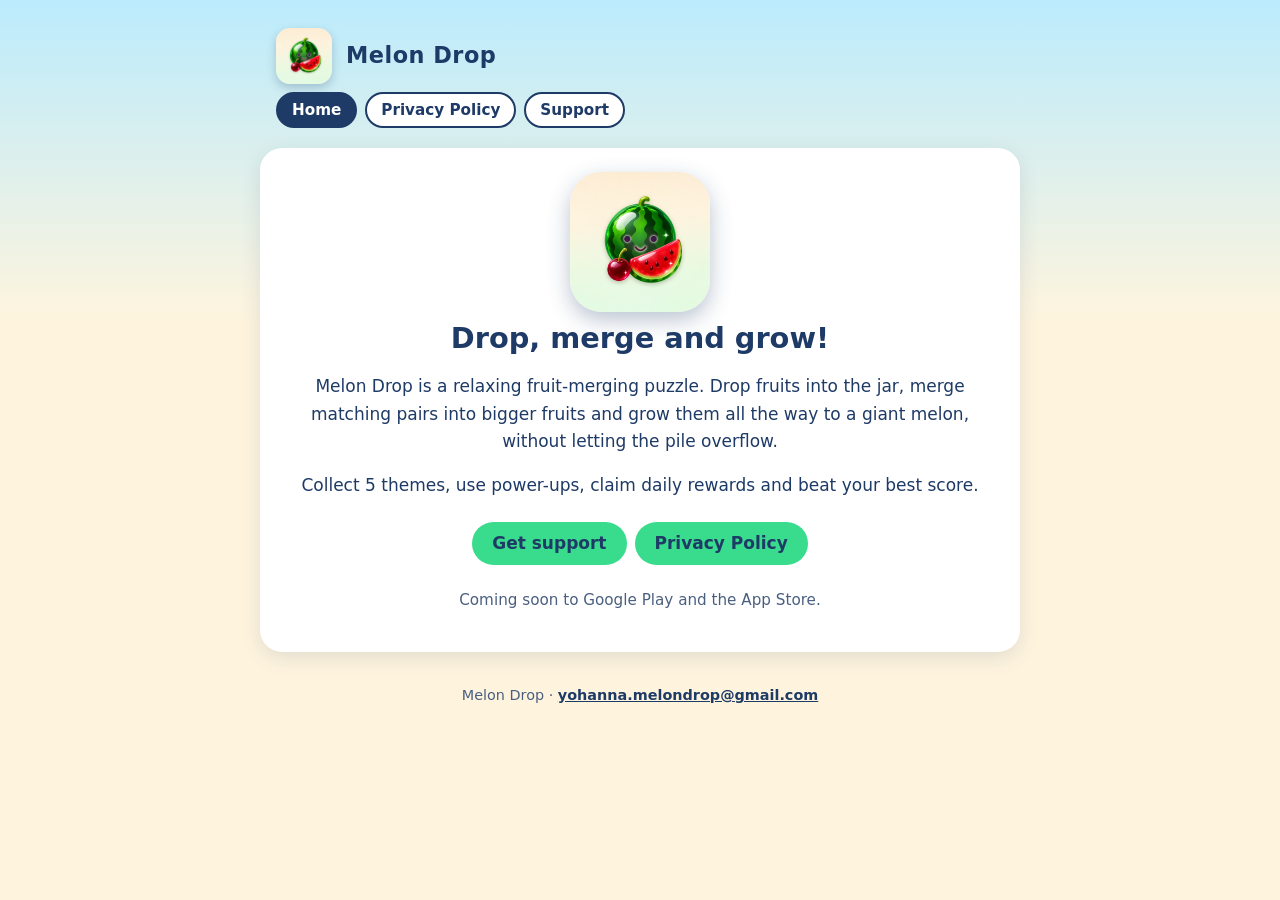
<file: index.html>
<!doctype html>
<html lang="en">
<head>
<meta charset="utf-8">
<meta name="viewport" content="width=device-width,initial-scale=1">
<title>Melon Drop</title>
<meta name="description" content="Melon Drop is a relaxing fruit-merging puzzle game. Drop fruits, merge matching pairs and grow them all the way to a giant melon.">
<link rel="icon" href="icon.png">
<link rel="stylesheet" href="style.css">
</head>
<body>
<header><img src="icon.png" alt=""><a href="./">Melon Drop</a></header>
<nav><a href="./" aria-current="page">Home</a><a href="privacy.html">Privacy Policy</a><a href="support.html">Support</a></nav>
<main class="hero">
<img src="icon.png" alt="Melon Drop app icon">
<h1>Drop, merge and grow!</h1>
<p>Melon Drop is a relaxing fruit-merging puzzle. Drop fruits into the jar, merge matching pairs into bigger fruits and grow them all the way to a giant melon, without letting the pile overflow.</p>
<p>Collect 5 themes, use power-ups, claim daily rewards and beat your best score.</p>
<p><a class="pill" href="support.html">Get support</a><a class="pill" href="privacy.html">Privacy Policy</a></p>
<p class="muted">Coming soon to Google Play and the App Store.</p>
</main>
<footer>Melon Drop &middot; <a href="mailto:yohanna.melondrop@gmail.com">yohanna.melondrop@gmail.com</a></footer>
</body>
</html>
</file>
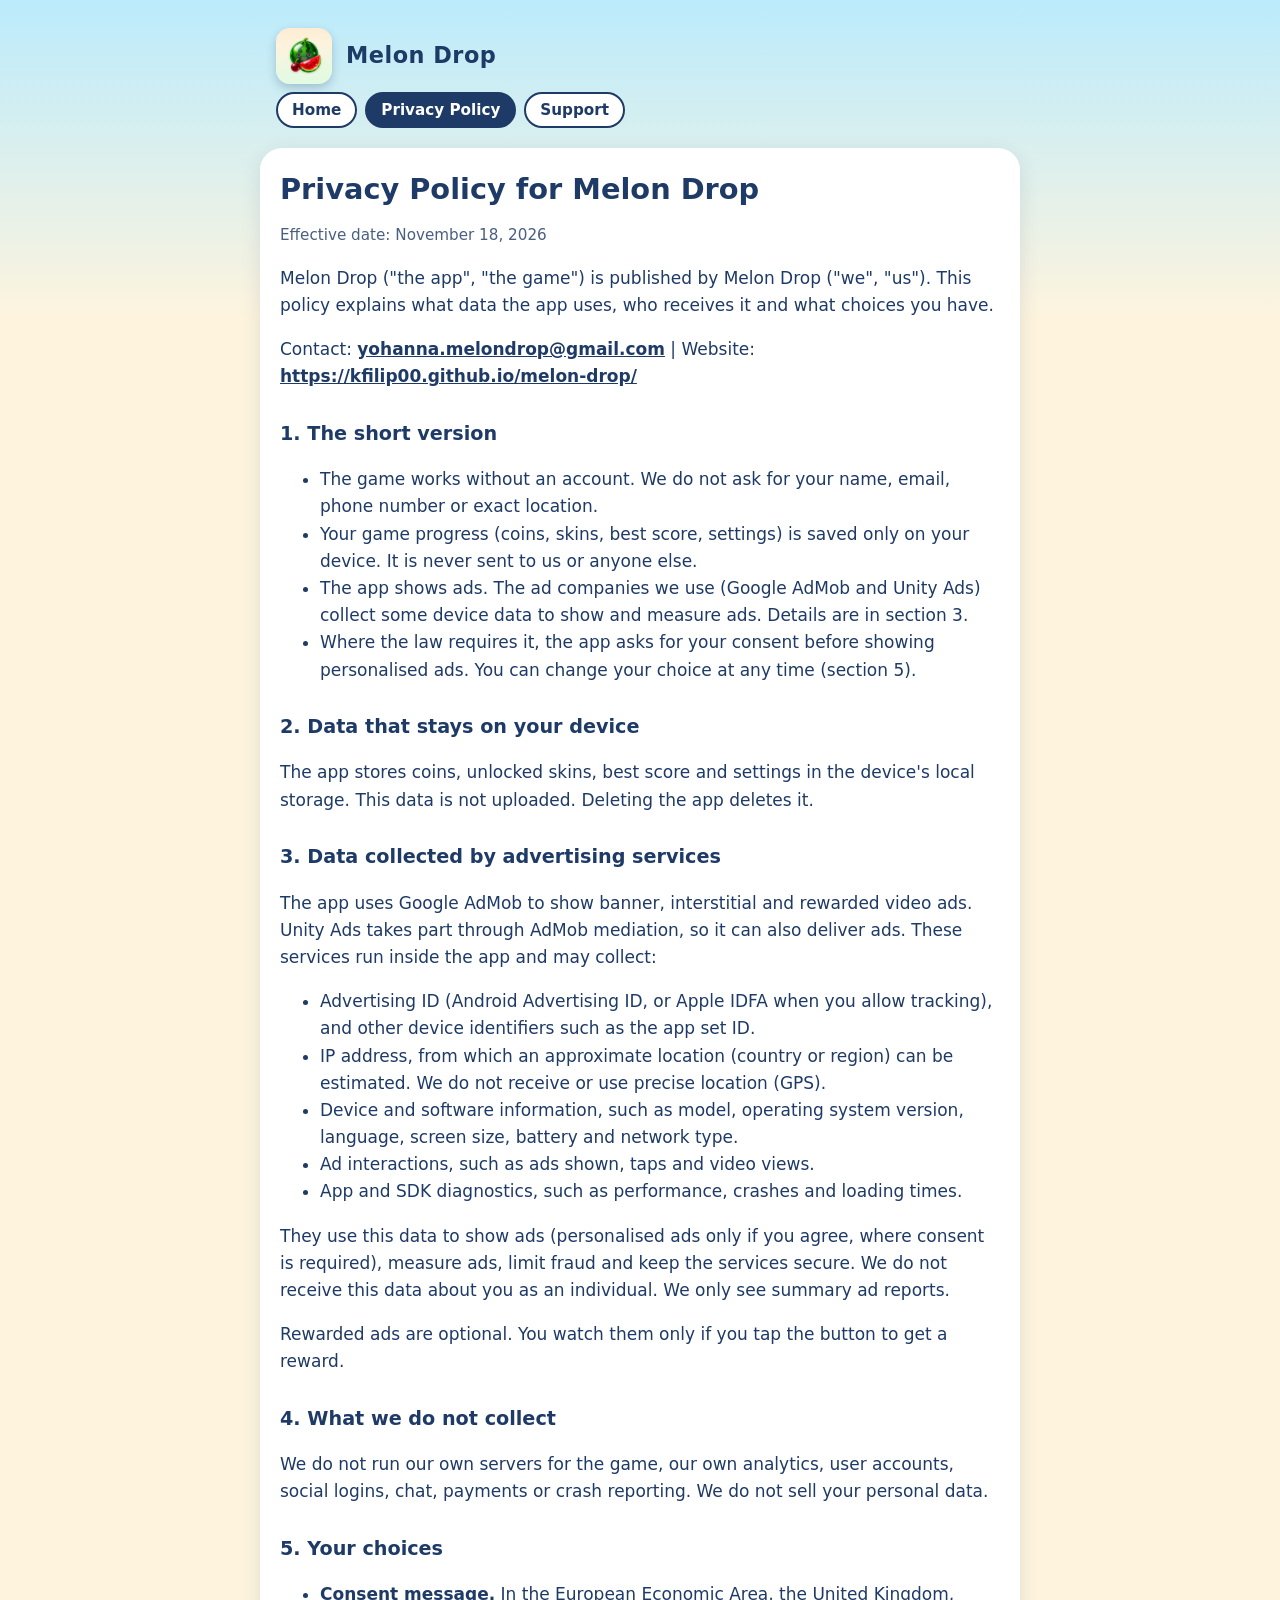
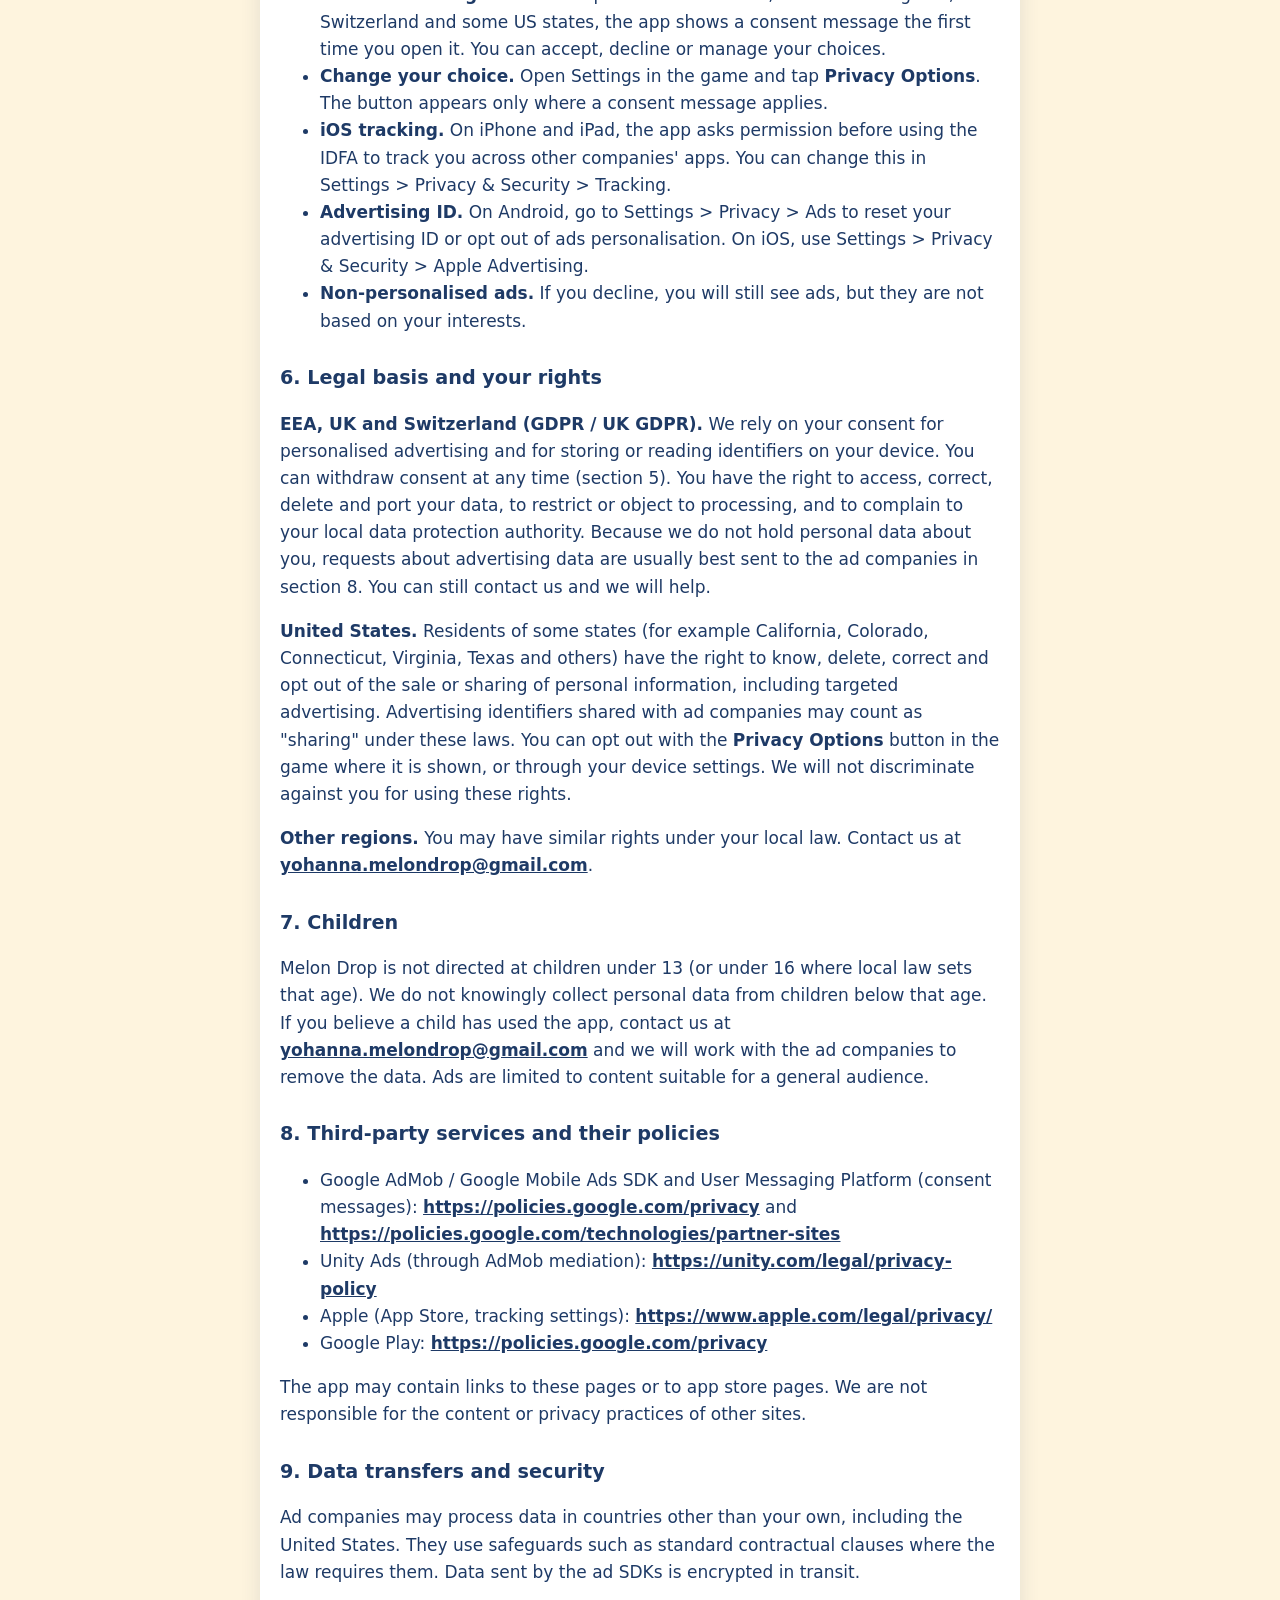
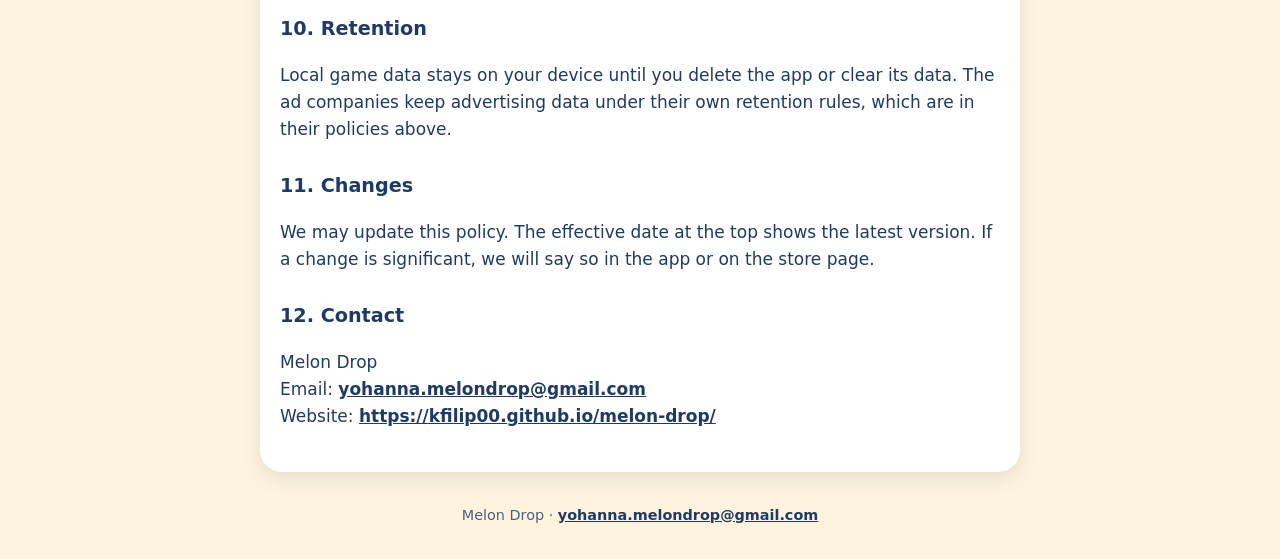
<file: privacy.html>
<!doctype html>
<html lang="en">
<head>
<meta charset="utf-8">
<meta name="viewport" content="width=device-width,initial-scale=1">
<title>Melon Drop Privacy Policy</title>
<link rel="icon" href="icon.png">
<link rel="stylesheet" href="style.css">
</head>
<body>
<header><img src="icon.png" alt=""><a href="./">Melon Drop</a></header>
<nav><a href="./">Home</a><a href="privacy.html" aria-current="page">Privacy Policy</a><a href="support.html">Support</a></nav>
<main>
<h1>Privacy Policy for Melon Drop</h1>
<p class="muted">Effective date: November 18, 2026</p>
<p>Melon Drop ("the app", "the game") is published by Melon Drop ("we", "us"). This policy explains what data the app uses, who receives it and what choices you have.</p>
<p>Contact: <a href="mailto:yohanna.melondrop@gmail.com">yohanna.melondrop@gmail.com</a> | Website: <a href="https://kfilip00.github.io/melon-drop/">https://kfilip00.github.io/melon-drop/</a></p>

<h2>1. The short version</h2>
<ul>
<li>The game works without an account. We do not ask for your name, email, phone number or exact location.</li>
<li>Your game progress (coins, skins, best score, settings) is saved only on your device. It is never sent to us or anyone else.</li>
<li>The app shows ads. The ad companies we use (Google AdMob and Unity Ads) collect some device data to show and measure ads. Details are in section 3.</li>
<li>Where the law requires it, the app asks for your consent before showing personalised ads. You can change your choice at any time (section 5).</li>
</ul>

<h2>2. Data that stays on your device</h2>
<p>The app stores coins, unlocked skins, best score and settings in the device's local storage. This data is not uploaded. Deleting the app deletes it.</p>

<h2>3. Data collected by advertising services</h2>
<p>The app uses Google AdMob to show banner, interstitial and rewarded video ads. Unity Ads takes part through AdMob mediation, so it can also deliver ads. These services run inside the app and may collect:</p>
<ul>
<li>Advertising ID (Android Advertising ID, or Apple IDFA when you allow tracking), and other device identifiers such as the app set ID.</li>
<li>IP address, from which an approximate location (country or region) can be estimated. We do not receive or use precise location (GPS).</li>
<li>Device and software information, such as model, operating system version, language, screen size, battery and network type.</li>
<li>Ad interactions, such as ads shown, taps and video views.</li>
<li>App and SDK diagnostics, such as performance, crashes and loading times.</li>
</ul>
<p>They use this data to show ads (personalised ads only if you agree, where consent is required), measure ads, limit fraud and keep the services secure. We do not receive this data about you as an individual. We only see summary ad reports.</p>
<p>Rewarded ads are optional. You watch them only if you tap the button to get a reward.</p>

<h2>4. What we do not collect</h2>
<p>We do not run our own servers for the game, our own analytics, user accounts, social logins, chat, payments or crash reporting. We do not sell your personal data.</p>

<h2>5. Your choices</h2>
<ul>
<li><strong>Consent message.</strong> In the European Economic Area, the United Kingdom, Switzerland and some US states, the app shows a consent message the first time you open it. You can accept, decline or manage your choices.</li>
<li><strong>Change your choice.</strong> Open Settings in the game and tap <strong>Privacy Options</strong>. The button appears only where a consent message applies.</li>
<li><strong>iOS tracking.</strong> On iPhone and iPad, the app asks permission before using the IDFA to track you across other companies' apps. You can change this in Settings &gt; Privacy &amp; Security &gt; Tracking.</li>
<li><strong>Advertising ID.</strong> On Android, go to Settings &gt; Privacy &gt; Ads to reset your advertising ID or opt out of ads personalisation. On iOS, use Settings &gt; Privacy &amp; Security &gt; Apple Advertising.</li>
<li><strong>Non-personalised ads.</strong> If you decline, you will still see ads, but they are not based on your interests.</li>
</ul>

<h2>6. Legal basis and your rights</h2>
<p><strong>EEA, UK and Switzerland (GDPR / UK GDPR).</strong> We rely on your consent for personalised advertising and for storing or reading identifiers on your device. You can withdraw consent at any time (section 5). You have the right to access, correct, delete and port your data, to restrict or object to processing, and to complain to your local data protection authority. Because we do not hold personal data about you, requests about advertising data are usually best sent to the ad companies in section 8. You can still contact us and we will help.</p>
<p><strong>United States.</strong> Residents of some states (for example California, Colorado, Connecticut, Virginia, Texas and others) have the right to know, delete, correct and opt out of the sale or sharing of personal information, including targeted advertising. Advertising identifiers shared with ad companies may count as "sharing" under these laws. You can opt out with the <strong>Privacy Options</strong> button in the game where it is shown, or through your device settings. We will not discriminate against you for using these rights.</p>
<p><strong>Other regions.</strong> You may have similar rights under your local law. Contact us at <a href="mailto:yohanna.melondrop@gmail.com">yohanna.melondrop@gmail.com</a>.</p>

<h2>7. Children</h2>
<p>Melon Drop is not directed at children under 13 (or under 16 where local law sets that age). We do not knowingly collect personal data from children below that age. If you believe a child has used the app, contact us at <a href="mailto:yohanna.melondrop@gmail.com">yohanna.melondrop@gmail.com</a> and we will work with the ad companies to remove the data. Ads are limited to content suitable for a general audience.</p>

<h2>8. Third-party services and their policies</h2>
<ul>
<li>Google AdMob / Google Mobile Ads SDK and User Messaging Platform (consent messages): <a href="https://policies.google.com/privacy">https://policies.google.com/privacy</a> and <a href="https://policies.google.com/technologies/partner-sites">https://policies.google.com/technologies/partner-sites</a></li>
<li>Unity Ads (through AdMob mediation): <a href="https://unity.com/legal/privacy-policy">https://unity.com/legal/privacy-policy</a></li>
<li>Apple (App Store, tracking settings): <a href="https://www.apple.com/legal/privacy/">https://www.apple.com/legal/privacy/</a></li>
<li>Google Play: <a href="https://policies.google.com/privacy">https://policies.google.com/privacy</a></li>
</ul>
<p>The app may contain links to these pages or to app store pages. We are not responsible for the content or privacy practices of other sites.</p>

<h2>9. Data transfers and security</h2>
<p>Ad companies may process data in countries other than your own, including the United States. They use safeguards such as standard contractual clauses where the law requires them. Data sent by the ad SDKs is encrypted in transit.</p>

<h2>10. Retention</h2>
<p>Local game data stays on your device until you delete the app or clear its data. The ad companies keep advertising data under their own retention rules, which are in their policies above.</p>

<h2>11. Changes</h2>
<p>We may update this policy. The effective date at the top shows the latest version. If a change is significant, we will say so in the app or on the store page.</p>

<h2>12. Contact</h2>
<p>Melon Drop<br>Email: <a href="mailto:yohanna.melondrop@gmail.com">yohanna.melondrop@gmail.com</a><br>Website: <a href="https://kfilip00.github.io/melon-drop/">https://kfilip00.github.io/melon-drop/</a></p>
</main>
<footer>Melon Drop &middot; <a href="mailto:yohanna.melondrop@gmail.com">yohanna.melondrop@gmail.com</a></footer>
</body>
</html>
</file>
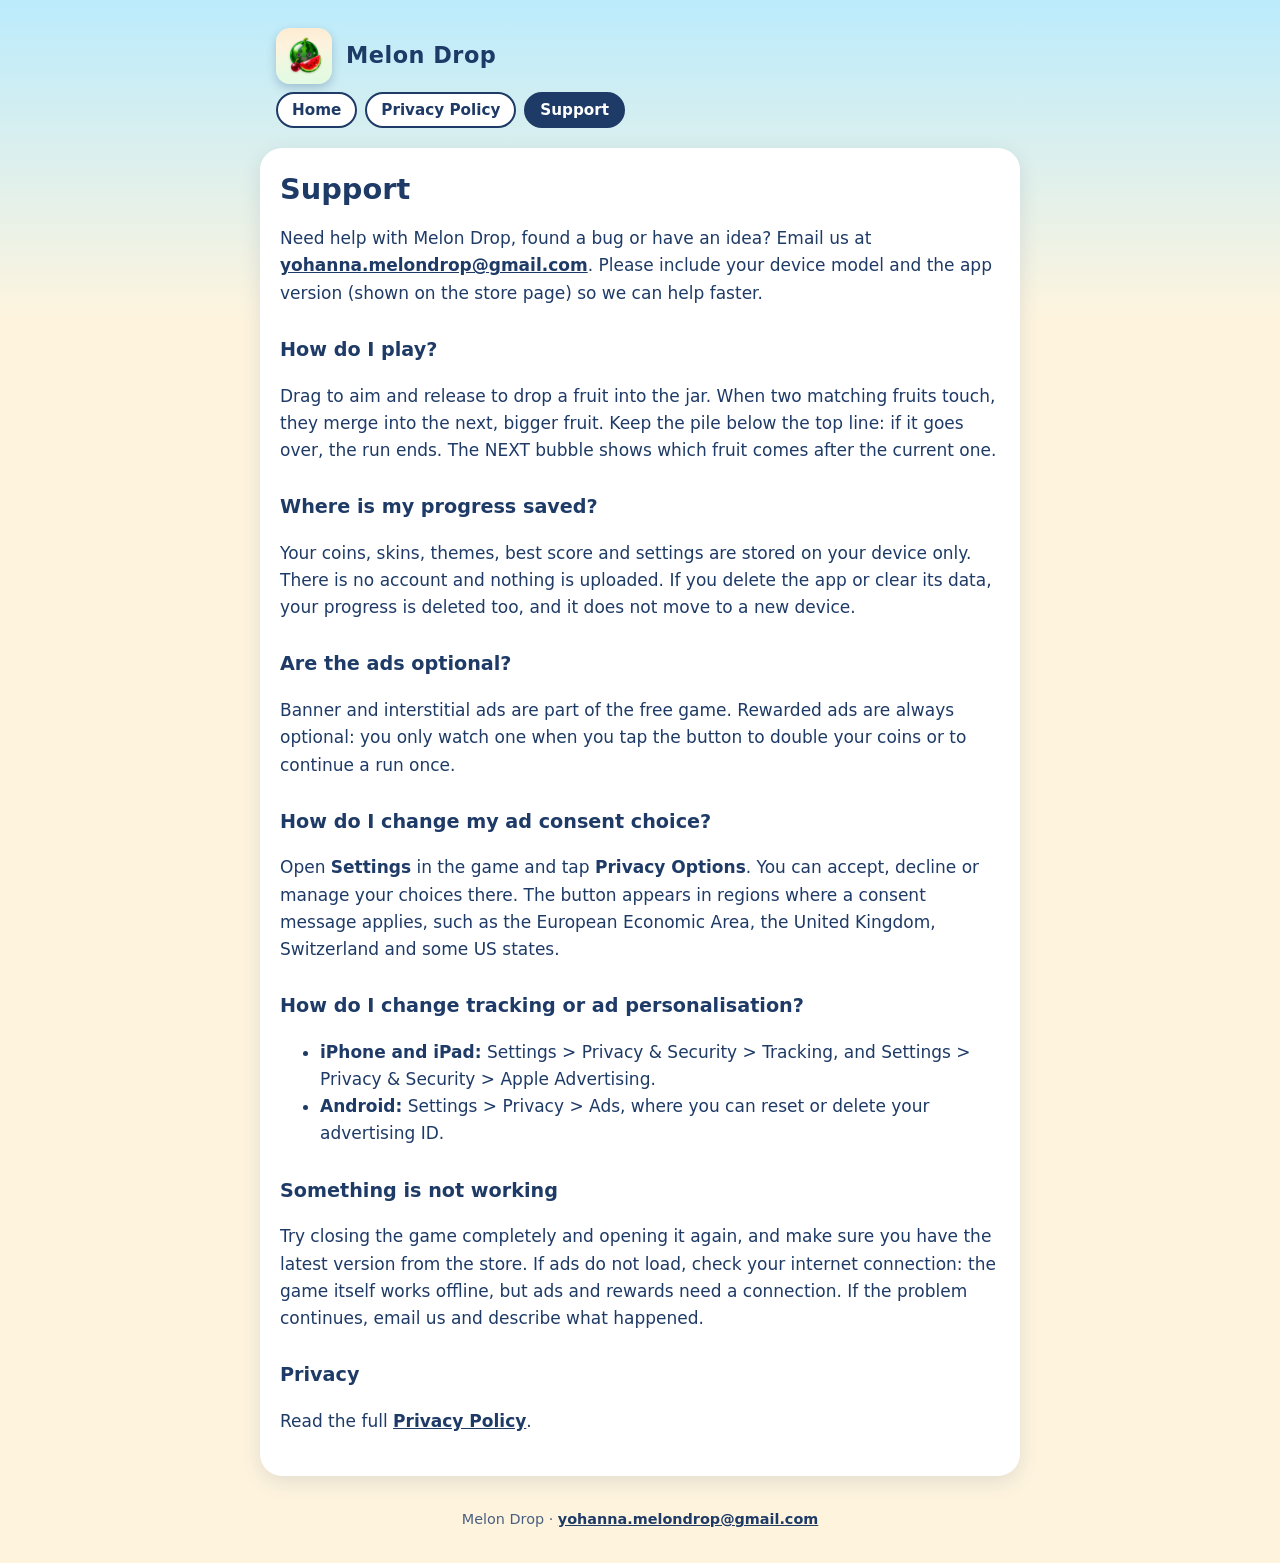
<file: support.html>
<!doctype html>
<html lang="en">
<head>
<meta charset="utf-8">
<meta name="viewport" content="width=device-width,initial-scale=1">
<title>Melon Drop Support</title>
<link rel="icon" href="icon.png">
<link rel="stylesheet" href="style.css">
</head>
<body>
<header><img src="icon.png" alt=""><a href="./">Melon Drop</a></header>
<nav><a href="./">Home</a><a href="privacy.html">Privacy Policy</a><a href="support.html" aria-current="page">Support</a></nav>
<main>
<h1>Support</h1>
<p>Need help with Melon Drop, found a bug or have an idea? Email us at <a href="mailto:yohanna.melondrop@gmail.com">yohanna.melondrop@gmail.com</a>. Please include your device model and the app version (shown on the store page) so we can help faster.</p>

<h2>How do I play?</h2>
<p>Drag to aim and release to drop a fruit into the jar. When two matching fruits touch, they merge into the next, bigger fruit. Keep the pile below the top line: if it goes over, the run ends. The NEXT bubble shows which fruit comes after the current one.</p>

<h2>Where is my progress saved?</h2>
<p>Your coins, skins, themes, best score and settings are stored on your device only. There is no account and nothing is uploaded. If you delete the app or clear its data, your progress is deleted too, and it does not move to a new device.</p>

<h2>Are the ads optional?</h2>
<p>Banner and interstitial ads are part of the free game. Rewarded ads are always optional: you only watch one when you tap the button to double your coins or to continue a run once.</p>

<h2>How do I change my ad consent choice?</h2>
<p>Open <strong>Settings</strong> in the game and tap <strong>Privacy Options</strong>. You can accept, decline or manage your choices there. The button appears in regions where a consent message applies, such as the European Economic Area, the United Kingdom, Switzerland and some US states.</p>

<h2>How do I change tracking or ad personalisation?</h2>
<ul>
<li><strong>iPhone and iPad:</strong> Settings &gt; Privacy &amp; Security &gt; Tracking, and Settings &gt; Privacy &amp; Security &gt; Apple Advertising.</li>
<li><strong>Android:</strong> Settings &gt; Privacy &gt; Ads, where you can reset or delete your advertising ID.</li>
</ul>

<h2>Something is not working</h2>
<p>Try closing the game completely and opening it again, and make sure you have the latest version from the store. If ads do not load, check your internet connection: the game itself works offline, but ads and rewards need a connection. If the problem continues, email us and describe what happened.</p>

<h2>Privacy</h2>
<p>Read the full <a href="privacy.html">Privacy Policy</a>.</p>
</main>
<footer>Melon Drop &middot; <a href="mailto:yohanna.melondrop@gmail.com">yohanna.melondrop@gmail.com</a></footer>
</body>
</html>
</file>
<file: style.css>
:root{--navy:#1E3A66;--cream:#FEF4DE;--sky:#BBEBFC;--green:#39DB8D;--paper:#FFFFFF;--text:#1E3A66;--muted:#4A5F80}
*{box-sizing:border-box}
body{margin:0;font:17px/1.6 system-ui,-apple-system,"Segoe UI",Roboto,sans-serif;color:var(--text);background:linear-gradient(180deg,var(--sky) 0,var(--cream) 320px) no-repeat,var(--cream)}
a{color:var(--navy);font-weight:600;word-break:break-word}
header{max-width:760px;margin:0 auto;padding:28px 16px 8px;display:flex;align-items:center;gap:14px}
header img{width:56px;height:56px;border-radius:14px;box-shadow:0 4px 10px rgba(30,58,102,.25)}
header a{text-decoration:none;font-size:1.4rem;font-weight:800;letter-spacing:.5px}
nav{max-width:760px;margin:0 auto;padding:0 16px 8px;display:flex;flex-wrap:wrap;gap:8px}
nav a{background:var(--paper);border:2px solid var(--navy);border-radius:999px;padding:4px 14px;text-decoration:none;font-size:.95rem}
nav a[aria-current=page]{background:var(--navy);color:var(--paper)}
main{max-width:760px;margin:12px auto 32px;padding:24px 20px;background:var(--paper);border-radius:22px;box-shadow:0 6px 20px rgba(30,58,102,.12)}
h1{font-size:1.8rem;line-height:1.25;margin:0 0 12px}
h2{font-size:1.2rem;margin:28px 0 8px}
.hero{text-align:center}
.hero img{width:140px;height:140px;border-radius:32px;box-shadow:0 8px 22px rgba(30,58,102,.3)}
.pill{display:inline-block;background:var(--green);color:var(--navy);font-weight:800;border-radius:999px;padding:8px 20px;margin:6px 4px;text-decoration:none}
.muted{color:var(--muted);font-size:.95rem}
footer{max-width:760px;margin:0 auto 32px;padding:0 16px;color:var(--muted);font-size:.9rem;text-align:center}
@media (prefers-color-scheme:dark){:root{--paper:#16243D;--text:#F3F6FB;--muted:#B5C2D8;--cream:#0E1A2E;--sky:#173A63}a{color:#BBEBFC}nav a{border-color:#BBEBFC}nav a[aria-current=page]{background:#BBEBFC;color:#16243D}}
</file>
